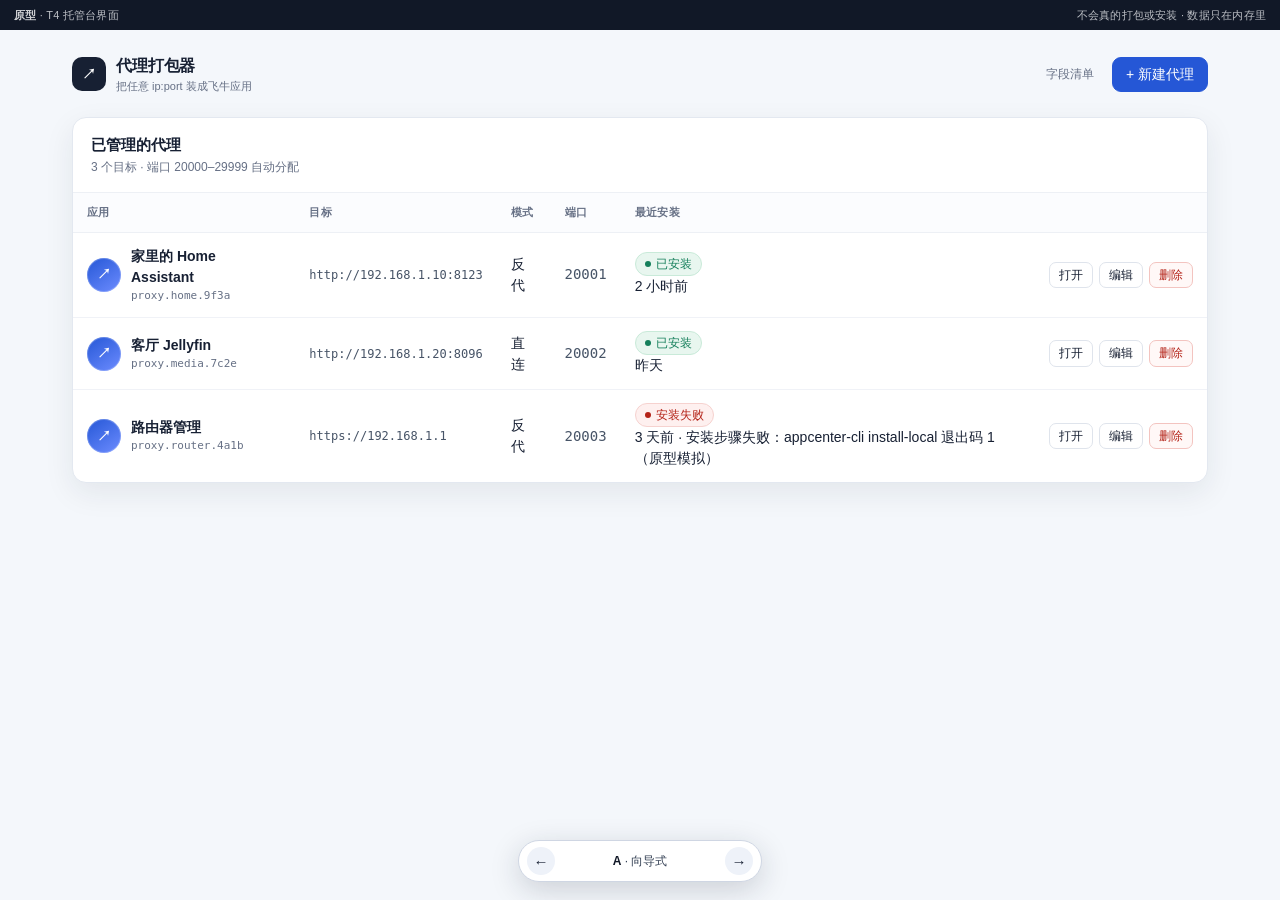
<file: prototypes/t4-admin-ui/index.html>
<!doctype html>
<html lang="zh-CN">
<head>
<meta charset="utf-8">
<meta name="viewport" content="width=device-width, initial-scale=1">
<title>T4 · 托管台界面原型</title>
<style>
  :root {
    --ink: #172033;
    --muted: #667085;
    --line: #dfe4ec;
    --blue: #2557d6;
    --blue-soft: #eaf0ff;
    --green: #157f5b;
    --green-soft: #e8f6ef;
    --red: #b42318;
    --red-soft: #fef0ef;
    --amber: #9a6700;
    --amber-soft: #fff7e0;
    --paper: #f7f4ed;
    --radius: 12px;
    --shadow: 0 10px 30px rgba(23, 32, 51, .08);
  }
  * { box-sizing: border-box; }
  html, body { margin: 0; padding: 0; }
  body {
    font-family: -apple-system, BlinkMacSystemFont, "Segoe UI", "PingFang SC", "Microsoft YaHei", sans-serif;
    color: var(--ink);
    background: #f4f7fb;
    padding-top: 30px;
    padding-bottom: 72px;
    font-size: 14px;
    line-height: 1.5;
  }
  button, input, textarea, select { font: inherit; }
  button { cursor: pointer; }
  a { color: var(--blue); }
  .proto-ribbon {
    position: fixed; top: 0; left: 0; right: 0; height: 30px; z-index: 70;
    display: flex; align-items: center; justify-content: space-between;
    padding: 0 14px; background: #111827; color: #e5e7eb;
    font-size: 11px; letter-spacing: .02em;
  }
  .proto-ribbon b { color: #fff; font-weight: 600; }
  .proto-ribbon span { opacity: .8; }
  .icon-preview {
    display: inline-flex; align-items: center; justify-content: center;
    border-radius: 18px; color: #fff; font-weight: 800; font-size: 28px;
    background: linear-gradient(145deg, #2557d6, #6d8cff);
    box-shadow: inset 0 0 0 1px rgba(255,255,255,.22);
    flex: 0 0 auto;
  }
  .status {
    display: inline-flex; align-items: center; gap: 5px;
    border-radius: 999px; padding: 2px 9px; font-size: 12px; white-space: nowrap;
    border: 1px solid transparent;
  }
  .status::before { content: ""; width: 6px; height: 6px; border-radius: 50%; background: currentColor; }
  .status.installed { color: var(--green); background: var(--green-soft); border-color: #c9ead9; }
  .status.generated { color: var(--blue); background: var(--blue-soft); border-color: #d4e0ff; }
  .status.failed { color: var(--red); background: var(--red-soft); border-color: #f6d2cf; }
  .status.running { color: var(--amber); background: var(--amber-soft); border-color: #f1dfa7; }
  .status.uninstalled { color: var(--muted); background: #f1f3f7; border-color: #e1e5ec; }
  .btn {
    display: inline-flex; align-items: center; justify-content: center; gap: 6px;
    border: 1px solid var(--line); background: #fff; color: var(--ink);
    border-radius: 9px; padding: 8px 13px; line-height: 1.2; white-space: nowrap;
  }
  .btn:hover { border-color: #b9c2d2; background: #fafbfe; }
  .btn.primary { background: var(--blue); border-color: var(--blue); color: #fff; }
  .btn.primary:hover { background: #1d47b3; }
  .btn.danger { color: var(--red); border-color: #f3c4c0; background: #fff8f7; }
  .btn.ghost { border-color: transparent; background: transparent; color: var(--muted); }
  .btn.small { padding: 5px 9px; font-size: 12px; border-radius: 7px; }
  .btn:disabled { opacity: .45; cursor: not-allowed; }
  .field { display: flex; flex-direction: column; gap: 6px; margin-bottom: 18px; }
  .field-label { font-size: 13px; font-weight: 650; color: #263248; display: flex; align-items: center; gap: 6px; }
  .field-label em { font-style: normal; font-size: 10px; color: var(--red); background: var(--red-soft); padding: 1px 5px; border-radius: 4px; font-weight: 500; }
  .field-help { font-size: 12px; color: var(--muted); line-height: 1.45; }
  .field-error { font-size: 12px; color: var(--red); line-height: 1.45; }
  .field input[type="text"], .field input[type="search"], .field textarea, .field select {
    width: 100%; border: 1px solid var(--line); border-radius: 9px;
    padding: 10px 11px; background: #fff; color: var(--ink); outline: none;
  }
  .field input:focus, .field textarea:focus, .field select:focus { border-color: #8ba7ef; box-shadow: 0 0 0 3px rgba(37,87,214,.10); }
  .field input:disabled { background: #f5f6f9; color: #687386; }
  .field textarea { min-height: 74px; resize: vertical; }
  .field .input-row { display: flex; gap: 8px; }
  .field .input-row input { flex: 1; }
  .field.invalid input, .field.invalid textarea { border-color: #e7a7a2; background: #fffafa; }
  .check { display: flex; align-items: flex-start; gap: 8px; font-size: 13px; color: #344054; }
  .check input { margin-top: 3px; }
  .mono { font-family: ui-monospace, SFMono-Regular, Menlo, Consolas, monospace; }
  .toast {
    position: fixed; left: 50%; bottom: 92px; transform: translateX(-50%); z-index: 90;
    background: #111827; color: #fff; padding: 9px 14px; border-radius: 9px;
    box-shadow: 0 8px 24px rgba(0,0,0,.22); font-size: 13px; max-width: 80vw;
  }
  .switcher {
    position: fixed; left: 50%; bottom: 18px; transform: translateX(-50%); z-index: 80;
    display: flex; align-items: center; gap: 8px; background: #fff;
    border: 1px solid #cfd6e3; border-radius: 999px; padding: 6px 8px;
    box-shadow: 0 8px 30px rgba(23,32,51,.18); font-size: 12px;
  }
  .switcher button { width: 28px; height: 28px; border-radius: 50%; border: 0; background: #eef2f9; color: #172033; font-size: 15px; line-height: 1; }
  .switcher button:hover { background: #e2e8f4; }
  .switcher .variant-label { min-width: 154px; text-align: center; color: #344054; }
  .switcher .variant-label b { color: #111827; }
  .modal-backdrop {
    position: fixed; inset: 0; z-index: 100; background: rgba(15,23,42,.42);
    display: flex; align-items: center; justify-content: center; padding: 24px;
  }
  .modal {
    width: min(800px, 100%); max-height: min(78vh, 760px); overflow: auto;
    background: #fff; border-radius: 16px; box-shadow: 0 24px 70px rgba(0,0,0,.25);
    padding: 22px 24px 24px;
  }
  .modal h3 { margin: 0 0 4px; font-size: 18px; }
  .modal .modal-sub { color: var(--muted); font-size: 12px; margin-bottom: 16px; }
  .modal table { width: 100%; border-collapse: collapse; font-size: 12.5px; }
  .modal th, .modal td { text-align: left; padding: 8px 8px; border-bottom: 1px solid #edf0f5; vertical-align: top; }
  .modal th { color: #475467; font-weight: 650; background: #fafbfc; position: sticky; top: 0; }
  .modal .close-row { display: flex; justify-content: flex-end; margin-top: 16px; }
  .empty { color: var(--muted); text-align: center; padding: 48px 20px; border: 1px dashed #d5dbe6; border-radius: 12px; background: #fff; }
  .banner {
    display: flex; align-items: flex-start; gap: 9px; padding: 11px 13px;
    background: var(--amber-soft); border: 1px solid #f1dfa7; color: #6b4d00;
    border-radius: 10px; font-size: 12.5px; line-height: 1.5; margin-bottom: 16px;
  }
  .banner.danger { background: var(--red-soft); border-color: #f6d2cf; color: #8f1d14; }
  .banner.info { background: var(--blue-soft); border-color: #d4e0ff; color: #1d3f9e; }
  .section-title { margin: 0 0 4px; font-size: 16px; }
  .section-sub { margin: 0 0 16px; color: var(--muted); font-size: 12.5px; }
  .divider { border: 0; border-top: 1px solid var(--line); margin: 18px 0; }

  /* A: wizard */
  .a-shell { max-width: 1180px; margin: 0 auto; padding: 24px 22px 40px; }
  .a-header { display: flex; align-items: center; justify-content: space-between; gap: 16px; margin-bottom: 22px; }
  .a-brand { display: flex; align-items: center; gap: 10px; }
  .a-brand-mark { width: 34px; height: 34px; border-radius: 10px; background: #172033; color: #fff; display: flex; align-items: center; justify-content: center; font-weight: 800; }
  .a-brand strong { font-size: 16px; letter-spacing: -.01em; }
  .a-brand small { display: block; color: var(--muted); font-size: 11px; }
  .a-actions { display: flex; align-items: center; gap: 8px; }
  .a-card { background: #fff; border: 1px solid #e3e8f0; border-radius: 14px; box-shadow: var(--shadow); overflow: hidden; }
  .a-list-head { display: flex; justify-content: space-between; align-items: center; padding: 16px 18px; border-bottom: 1px solid #edf0f5; }
  .a-list-head h2 { margin: 0; font-size: 15px; }
  .a-list-head p { margin: 2px 0 0; color: var(--muted); font-size: 12px; }
  .a-table { width: 100%; border-collapse: collapse; }
  .a-table th { text-align: left; color: #667085; font-size: 11px; font-weight: 600; letter-spacing: .03em; text-transform: uppercase; padding: 11px 14px; border-bottom: 1px solid #edf0f5; background: #fbfcfe; }
  .a-table td { padding: 13px 14px; border-bottom: 1px solid #f0f2f7; vertical-align: middle; }
  .a-table tr:last-child td { border-bottom: 0; }
  .a-table tr:hover td { background: #fafcff; }
  .a-app { display: flex; align-items: center; gap: 10px; min-width: 190px; }
  .a-app .t { font-weight: 650; }
  .a-app .s { color: var(--muted); font-size: 11px; }
  .a-target { color: #475467; font-size: 12px; }
  .a-port { font-family: ui-monospace, SFMono-Regular, Menlo, Consolas, monospace; color: #475467; }
  .a-row-actions { display: flex; gap: 6px; justify-content: flex-end; }
  .a-wizard { display: grid; grid-template-columns: 190px minmax(0, 1fr) 280px; gap: 18px; align-items: start; }
  .a-steps { padding: 12px 0; }
  .a-step { display: flex; gap: 10px; padding: 9px 10px; border-radius: 9px; color: #7b8496; font-size: 13px; }
  .a-step .num { width: 22px; height: 22px; border-radius: 50%; border: 1px solid #d4dae5; display: flex; align-items: center; justify-content: center; font-size: 11px; flex: 0 0 auto; }
  .a-step.active { background: var(--blue-soft); color: #173a97; font-weight: 650; }
  .a-step.active .num { background: var(--blue); border-color: var(--blue); color: #fff; }
  .a-step.done { color: var(--green); }
  .a-step.done .num { background: var(--green-soft); border-color: #b9e2cf; color: var(--green); }
  .a-step small { display: block; font-weight: 400; color: #98a2b3; font-size: 11px; margin-top: 1px; }
  .a-panel { background: #fff; border: 1px solid #e3e8f0; border-radius: 14px; box-shadow: var(--shadow); overflow: hidden; }
  .a-panel-head { padding: 18px 20px 14px; border-bottom: 1px solid #edf0f5; }
  .a-panel-head h2 { margin: 0; font-size: 18px; letter-spacing: -.015em; }
  .a-panel-head p { margin: 4px 0 0; color: var(--muted); font-size: 12.5px; }
  .a-panel-body { padding: 20px; }
  .a-panel-foot { display: flex; justify-content: space-between; align-items: center; gap: 10px; padding: 14px 20px; border-top: 1px solid #edf0f5; background: #fbfcfe; }
  .a-preview { background: #172033; color: #e5e7eb; border-radius: 14px; padding: 16px; position: sticky; top: 18px; }
  .a-preview h3 { margin: 0 0 2px; font-size: 12px; text-transform: uppercase; letter-spacing: .08em; color: #9ca3af; }
  .a-preview .pv-name { font-size: 16px; font-weight: 650; color: #fff; margin-top: 8px; }
  .a-preview .pv-target { color: #c7d2fe; font-size: 11.5px; word-break: break-all; margin-top: 3px; }
  .a-preview .pv-row { display: flex; justify-content: space-between; gap: 10px; border-top: 1px solid rgba(255,255,255,.10); padding: 9px 0; font-size: 11.5px; }
  .a-preview .pv-row span:first-child { color: #9ca3af; }
  .a-preview .pv-row span:last-child { text-align: right; word-break: break-all; }
  .mode-grid { display: grid; grid-template-columns: 1fr 1fr; gap: 10px; margin-bottom: 18px; }
  .mode-card { text-align: left; border: 1px solid var(--line); background: #fff; border-radius: 11px; padding: 12px; }
  .mode-card strong { display: block; font-size: 13px; margin-bottom: 3px; }
  .mode-card span { display: block; font-size: 11.5px; color: var(--muted); line-height: 1.45; }
  .mode-card.active { border-color: #7c9bf0; background: var(--blue-soft); box-shadow: 0 0 0 2px rgba(37,87,214,.06); }
  .mode-card.active strong { color: #173a97; }
  .test-result { font-size: 12px; margin-top: 7px; }
  .test-result.ok { color: var(--green); }
  .test-result.bad { color: var(--red); }
  .test-result.testing { color: var(--amber); }
  .summary-box { border: 1px solid #e3e8f0; border-radius: 12px; padding: 14px; background: #fbfcfe; }
  .summary-box .sum-row { display: flex; justify-content: space-between; gap: 12px; padding: 6px 0; border-bottom: 1px dashed #e7ebf2; font-size: 12.5px; }
  .summary-box .sum-row:last-child { border-bottom: 0; }
  .summary-box .sum-row span:first-child { color: var(--muted); }
  .summary-box .sum-row span:last-child { text-align: right; word-break: break-all; }
  .job { border: 1px solid #e3e8f0; border-radius: 12px; overflow: hidden; }
  .job-head { padding: 12px 14px; background: #fbfcfe; border-bottom: 1px solid #edf0f5; display: flex; justify-content: space-between; align-items: center; gap: 10px; }
  .job-head strong { font-size: 13px; }
  .job-steps { list-style: none; margin: 0; padding: 10px 14px; }
  .job-steps li { display: flex; gap: 9px; align-items: flex-start; padding: 7px 0; font-size: 12.5px; color: #98a2b3; }
  .job-steps li .dot { width: 18px; height: 18px; border-radius: 50%; border: 1px solid #d4dae5; display: flex; align-items: center; justify-content: center; font-size: 10px; flex: 0 0 auto; margin-top: 1px; }
  .job-steps li.done { color: #344054; }
  .job-steps li.done .dot { background: var(--green-soft); border-color: #b9e2cf; color: var(--green); }
  .job-steps li.active { color: #173a97; font-weight: 600; }
  .job-steps li.active .dot { background: var(--blue); border-color: var(--blue); color: #fff; }
  .job-steps li.failed { color: var(--red); font-weight: 600; }
  .job-steps li.failed .dot { background: var(--red); border-color: var(--red); color: #fff; }
  .job-body { padding: 0 14px 14px; }
  .job-error { background: var(--red-soft); border: 1px solid #f6d2cf; color: #8f1d14; border-radius: 9px; padding: 10px 11px; font-size: 12px; line-height: 1.5; white-space: pre-wrap; }
  .job-success { background: var(--green-soft); border: 1px solid #c9ead9; color: #116149; border-radius: 9px; padding: 10px 11px; font-size: 12px; line-height: 1.5; }
  .job-actions { display: flex; flex-wrap: wrap; gap: 7px; margin-top: 10px; }
  .job-log { margin-top: 10px; font-size: 11.5px; color: var(--muted); }
  .job-log summary { cursor: pointer; }
  .job-log pre { white-space: pre-wrap; background: #f8fafc; border: 1px solid #e8edf4; border-radius: 8px; padding: 8px; max-height: 150px; overflow: auto; }

  /* B: workbench */
  body[data-variant="B"] { background: #f8fafc; }
  .b-shell { min-height: calc(100vh - 102px); display: grid; grid-template-columns: 292px minmax(0, 1fr); }
  .b-side { background: #101827; color: #d1d5db; padding: 18px 14px; display: flex; flex-direction: column; gap: 12px; }
  .b-brand { display: flex; align-items: center; gap: 9px; padding: 0 4px 6px; }
  .b-brand-mark { width: 30px; height: 30px; border-radius: 8px; background: #2557d6; color: #fff; display: flex; align-items: center; justify-content: center; font-weight: 800; font-size: 13px; }
  .b-brand strong { color: #fff; font-size: 14px; }
  .b-brand small { display: block; color: #9ca3af; font-size: 10px; }
  .b-new { width: 100%; border: 1px solid #3b4a63; background: #1f2a3d; color: #fff; border-radius: 8px; padding: 8px 10px; text-align: left; font-size: 13px; }
  .b-new:hover { background: #26344b; }
  .b-search { width: 100%; border: 1px solid #2f3b50; background: #0b1220; color: #e5e7eb; border-radius: 8px; padding: 7px 9px; font-size: 12px; outline: none; }
  .b-search::placeholder { color: #6b7280; }
  .b-list { display: flex; flex-direction: column; gap: 3px; overflow: auto; }
  .b-item { border: 1px solid transparent; background: transparent; color: #d1d5db; text-align: left; border-radius: 8px; padding: 9px; display: flex; gap: 9px; align-items: flex-start; }
  .b-item:hover { background: #172235; }
  .b-item.active { background: #1c2b44; border-color: #36507a; }
  .b-item .t { font-size: 12.5px; color: #f3f4f6; font-weight: 600; line-height: 1.35; }
  .b-item .s { font-size: 10.5px; color: #9ca3af; margin-top: 2px; word-break: break-all; }
  .b-item .status { font-size: 10px; padding: 1px 7px; margin-top: 4px; }
  .b-side-foot { margin-top: auto; color: #6b7280; font-size: 10.5px; padding: 8px 4px 0; border-top: 1px solid #243044; }
  .b-main { min-width: 0; }
  .b-top { height: 58px; border-bottom: 1px solid #e5e9f0; background: #fff; display: flex; align-items: center; justify-content: space-between; gap: 14px; padding: 0 20px; }
  .b-crumb { color: #667085; font-size: 12px; }
  .b-crumb b { color: #172033; }
  .b-top-actions { display: flex; gap: 7px; }
  .b-content { display: grid; grid-template-columns: minmax(0, 1fr) 310px; gap: 22px; padding: 22px; align-items: start; }
  .b-form { background: #fff; border: 1px solid #e5e9f0; border-radius: 12px; padding: 18px 20px 20px; }
  .b-form h2 { margin: 0 0 2px; font-size: 18px; }
  .b-form .sub { margin: 0 0 18px; color: var(--muted); font-size: 12.5px; }
  .b-section { border-top: 1px solid #edf0f5; padding-top: 16px; margin-top: 16px; }
  .b-section:first-of-type { border-top: 0; padding-top: 0; margin-top: 0; }
  .b-section h3 { margin: 0 0 2px; font-size: 13px; letter-spacing: .01em; }
  .b-section p.hint { margin: 0 0 14px; color: var(--muted); font-size: 11.5px; }
  .b-preview { background: #fff; border: 1px solid #e5e9f0; border-radius: 12px; padding: 16px; position: sticky; top: 14px; }
  .b-preview .entry-card { border: 1px solid #e1e6ef; border-radius: 10px; padding: 12px; background: #fbfcfe; }
  .b-preview .entry-card .top { display: flex; gap: 9px; align-items: center; }
  .b-preview .entry-card .name { font-weight: 650; font-size: 13px; }
  .b-preview .entry-card .url { color: var(--muted); font-size: 10.5px; word-break: break-all; margin-top: 6px; }
  .b-preview .meta { margin-top: 12px; font-size: 11.5px; color: #475467; }
  .b-preview .meta div { display: flex; justify-content: space-between; gap: 10px; padding: 5px 0; border-bottom: 1px dashed #e7ebf2; }
  .b-preview .meta div:last-child { border-bottom: 0; }
  .b-preview .meta span:first-child { color: var(--muted); }
  .b-preview .meta span:last-child { text-align: right; word-break: break-all; }
  .b-preview .actions { display: flex; flex-direction: column; gap: 7px; margin-top: 14px; }
  .b-preview .actions .btn { width: 100%; }
  .b-detail { background: #fff; border: 1px solid #e5e9f0; border-radius: 12px; padding: 22px; }
  .b-detail .hero { display: flex; gap: 13px; align-items: flex-start; }
  .b-detail h2 { margin: 0; font-size: 20px; letter-spacing: -.02em; }
  .b-detail .appname { color: var(--muted); font-size: 11.5px; margin-top: 2px; }
  .b-detail .grid { display: grid; grid-template-columns: 1fr 1fr; gap: 12px; margin-top: 20px; }
  .b-detail .kv { border-top: 1px solid #edf0f5; padding-top: 8px; }
  .b-detail .kv .k { color: var(--muted); font-size: 11px; }
  .b-detail .kv .v { font-size: 12.5px; word-break: break-all; margin-top: 2px; }
  .b-detail .detail-actions { display: flex; gap: 7px; margin-top: 20px; flex-wrap: wrap; }

  /* C: document / manifest */
  body[data-variant="C"] { background: var(--paper); }
  .c-shell { max-width: 1240px; margin: 0 auto; padding: 24px 22px 40px; }
  .c-top { display: flex; align-items: flex-end; justify-content: space-between; gap: 16px; border-bottom: 2px solid #1f2937; padding-bottom: 10px; margin-bottom: 18px; }
  .c-top h1 { font-family: Georgia, "Songti SC", "SimSun", serif; font-size: 26px; letter-spacing: -.03em; margin: 0; font-weight: 650; }
  .c-top .kicker { color: #6b7280; font-size: 11px; letter-spacing: .12em; text-transform: uppercase; margin-bottom: 3px; }
  .c-top .meta { color: #6b7280; font-size: 12px; text-align: right; }
  .c-ledger { background: #fffdf8; border: 1px solid #ded7c9; box-shadow: 3px 3px 0 #e7dfd0; margin-bottom: 20px; }
  .c-ledger-head { display: flex; justify-content: space-between; align-items: center; padding: 10px 14px; border-bottom: 1px solid #ded7c9; background: #f3eee3; }
  .c-ledger-head strong { font-family: Georgia, "Songti SC", serif; font-size: 14px; }
  .c-table { width: 100%; border-collapse: collapse; }
  .c-table th { text-align: left; font-size: 10.5px; text-transform: uppercase; letter-spacing: .06em; color: #857b6c; padding: 8px 12px; border-bottom: 1px solid #e7dfd0; }
  .c-table td { padding: 9px 12px; border-bottom: 1px solid #efe9de; font-size: 12px; vertical-align: middle; }
  .c-table tr:last-child td { border-bottom: 0; }
  .c-table tr:hover td { background: #fbf7ee; }
  .c-app { display: flex; align-items: center; gap: 8px; }
  .c-app .t { font-weight: 650; }
  .c-app .s { color: #8a8173; font-size: 10.5px; }
  .c-editor { display: grid; grid-template-columns: minmax(0, 1fr) 390px; gap: 24px; align-items: start; }
  .c-form { background: #fffdf8; border: 1px solid #ded7c9; box-shadow: 3px 3px 0 #e7dfd0; padding: 20px 22px 22px; }
  .c-form h2 { font-family: Georgia, "Songti SC", serif; margin: 0 0 2px; font-size: 22px; letter-spacing: -.02em; }
  .c-form .sub { margin: 0 0 18px; color: #7a7061; font-size: 12.5px; }
  .c-section { border-top: 1px solid #e7dfd0; padding-top: 16px; margin-top: 16px; }
  .c-section:first-of-type { border-top: 0; padding-top: 0; margin-top: 0; }
  .c-section h3 { font-family: Georgia, "Songti SC", serif; margin: 0 0 2px; font-size: 14px; }
  .c-section .hint { margin: 0 0 14px; color: #8a8173; font-size: 11.5px; }
  .c-manifest { position: sticky; top: 14px; }
  .c-tree { background: #172033; color: #d1d5db; border-radius: 10px; padding: 14px; box-shadow: 6px 6px 0 #d8d0c1; }
  .c-tree h3 { margin: 0 0 2px; color: #f9fafb; font-size: 13px; }
  .c-tree .sub { color: #9ca3af; font-size: 10.5px; margin-bottom: 10px; }
  .c-tree pre { margin: 0; white-space: pre-wrap; font-family: ui-monospace, SFMono-Regular, Menlo, Consolas, monospace; font-size: 11px; line-height: 1.6; color: #d1d5db; }
  .c-tree pre .k { color: #93c5fd; }
  .c-tree pre .v { color: #fde68a; }
  .c-tree pre .c { color: #6b7280; }
  .c-tree .actions { display: flex; flex-direction: column; gap: 7px; margin-top: 12px; }
  .c-tree .actions .btn { width: 100%; }
  .c-note { background: #f3eee3; border: 1px solid #ded7c9; padding: 10px 12px; font-size: 11.5px; color: #6b6255; margin-top: 12px; line-height: 1.5; }
  .c-job { margin-top: 14px; }

  @media (max-width: 1060px) {
    .a-wizard { grid-template-columns: 170px minmax(0, 1fr); }
    .a-preview { display: none; }
    .b-content { grid-template-columns: minmax(0, 1fr) 280px; }
    .c-editor { grid-template-columns: minmax(0, 1fr) 340px; }
  }
  @media (max-width: 820px) {
    .a-wizard { grid-template-columns: 1fr; }
    .a-steps { display: flex; overflow: auto; gap: 4px; padding: 0 0 8px; }
    .a-step { white-space: nowrap; }
    .a-step small { display: none; }
    .a-table { display: block; overflow-x: auto; }
    .b-shell { grid-template-columns: 1fr; }
    .b-side { max-height: 264px; }
    .b-content { grid-template-columns: 1fr; }
    .b-preview { position: static; }
    .c-editor { grid-template-columns: 1fr; }
    .c-manifest { position: static; }
    .mode-grid { grid-template-columns: 1fr; }
  }
</style>
</head>
<body>
<div class="proto-ribbon"><span><b>原型</b> · T4 托管台界面</span><span>不会真的打包或安装 · 数据只在内存里</span></div>
<div id="app"></div>
<script>
(function () {
  'use strict';

  var app = document.getElementById('app');
  var VARIANT_LABELS = { A: '向导式', B: '工作台式', C: '清单 / manifest 式' };
  var VARIANT_KEYS = ['A', 'B', 'C'];

  var state = {
    variant: 'A',
    screen: 'list',
    mode: 'create',
    editingId: null,
    selected: null,
    step: 1,
    draft: null,
    job: null,
    test: null,
    showErrors: false,
    advanced: false,
    simulateFail: false,
    search: '',
    showFields: false,
    toast: null,
    nameTouched: false,
    titleTouched: false,
    descTouched: false,
    appnameTouched: false,
    list: [
      {
        appname: 'proxy.home.9f3a',
        display_name: '家里的 Home Assistant',
        desc: '通过代理访问 http://192.168.1.10:8123',
        target: 'http://192.168.1.10:8123',
        mode: 'reverse',
        port: 20001,
        status: 'installed',
        version: '1.0.0',
        title: '家里的 Home Assistant',
        ui_type: 'url',
        all_users: true,
        skip_tls: false,
        updated: '2 小时前'
      },
      {
        appname: 'proxy.media.7c2e',
        display_name: '客厅 Jellyfin',
        desc: '通过代理访问 http://192.168.1.20:8096',
        target: 'http://192.168.1.20:8096',
        mode: 'direct',
        port: 20002,
        status: 'installed',
        version: '1.0.0',
        title: '客厅 Jellyfin',
        ui_type: 'url',
        all_users: true,
        skip_tls: false,
        updated: '昨天'
      },
      {
        appname: 'proxy.router.4a1b',
        display_name: '路由器管理',
        desc: '通过代理访问 https://192.168.1.1',
        target: 'https://192.168.1.1',
        mode: 'reverse',
        port: 20003,
        status: 'failed',
        version: '1.0.0',
        title: '路由器管理',
        ui_type: 'url',
        all_users: true,
        skip_tls: false,
        updated: '3 天前',
        error: '安装步骤失败：appcenter-cli install-local 退出码 1（原型模拟）',
        failedStep: '安装'
      }
    ]
  };

  function esc(value) {
    return String(value == null ? '' : value).replace(/[&<>"']/g, function (c) {
      return { '&': '&amp;', '<': '&lt;', '>': '&gt;', '"': '&quot;', "'": '&#39;' }[c];
    });
  }

  function truncate(value, n) {
    var s = String(value == null ? '' : value);
    return s.length > n ? s.slice(0, n) : s;
  }

  function hex4() {
    return Math.floor(Math.random() * 65536).toString(16).padStart(4, '0');
  }

  function normalizeTarget(raw) {
    var s = String(raw == null ? '' : raw).trim();
    if (!s) return { ok: false, error: '请填写目标地址' };
    if (!/^[a-zA-Z][a-zA-Z0-9+.-]*:\/\//.test(s)) s = 'http://' + s;
    var u;
    try { u = new URL(s); } catch (e) {
      return { ok: false, error: '地址格式不对，示例：http://192.168.1.10:8123' };
    }
    if (u.protocol !== 'http:' && u.protocol !== 'https:') {
      return { ok: false, error: '只支持 http 或 https' };
    }
    if (u.username || u.password) {
      return { ok: false, error: '不要带用户名或密码' };
    }
    if (u.search || u.hash) {
      return { ok: false, error: '只填 origin，不要带 ? 或 #' };
    }
    if (u.pathname !== '/' && u.pathname !== '') {
      return { ok: false, error: '只填 origin，不要带路径' };
    }
    if (!u.hostname) {
      return { ok: false, error: '缺少主机名或 IP' };
    }
    var port = u.port ? Number(u.port) : (u.protocol === 'https:' ? 443 : 80);
    if (!port || port < 1 || port > 65535) {
      return { ok: false, error: '端口需在 1–65535' };
    }
    var hostname = u.hostname;
    var displayHost = hostname;
    if (hostname.indexOf(':') >= 0 && hostname.charAt(0) !== '[') displayHost = '[' + hostname + ']';
    return {
      ok: true,
      value: u.protocol + '//' + u.host,
      protocol: u.protocol,
      hostname: hostname,
      host: u.host,
      port: port,
      portText: String(port),
      displayHost: displayHost
    };
  }

  function slugHost(hostname) {
    var h = String(hostname || '').replace(/^\[|\]$/g, '');
    var s = h.toLowerCase().replace(/[^a-z0-9]+/g, '-').replace(/^-+|-+$/g, '');
    return s.slice(0, 18) || 'target';
  }

  function suggestAppname(target) {
    var p = normalizeTarget(target);
    if (!p.ok) return '';
    var base = 'proxy.' + slugHost(p.hostname) + '.' + p.portText;
    if (base.length > 27) base = base.slice(0, 27).replace(/[._-]+$/g, '');
    return (base + '.' + hex4()).slice(0, 32);
  }

  function defaultName(p) {
    return truncate('代理 · ' + p.host, 32);
  }

  function baseDraft() {
    return {
      appname: '',
      display_name: '',
      desc: '',
      target: '',
      mode: 'reverse',
      port: allocatePort(),
      version: '1.0.0',
      title: '',
      ui_type: 'url',
      all_users: true,
      skip_tls: false
    };
  }

  function allocatePort() {
    var used = {};
    state.list.forEach(function (x) { used[x.port] = true; });
    if (state.draft && state.draft.port) used[state.draft.port] = true;
    var p = 20000;
    while (used[p] && p < 30000) p++;
    return p < 30000 ? p : 20000;
  }

  function appnameError(v) {
    var s = String(v || '').trim();
    if (!s) return '请填写应用标识';
    if (!/^[A-Za-z0-9][A-Za-z0-9._-]{2,31}$/.test(s)) {
      return '3–32 位，字母或数字开头，仅字母数字 . _ -';
    }
    for (var i = 0; i < state.list.length; i++) {
      if (state.list[i].appname === s && state.list[i].appname !== state.editingId) {
        return '已被「' + state.list[i].display_name + '」占用';
      }
    }
    return '';
  }

  function validateDraft(d) {
    var errors = [];
    var p = normalizeTarget(d.target);
    if (!p.ok) errors.push({ field: 'target', msg: p.error });
    if (d.mode !== 'reverse' && d.mode !== 'direct') errors.push({ field: 'mode', msg: '请选择模式' });
    var name = String(d.display_name || '').trim();
    if (!name) errors.push({ field: 'display_name', msg: '请填写应用名称' });
    if (name.length > 32) errors.push({ field: 'display_name', msg: '最多 32 个字符' });
    var ae = appnameError(d.appname);
    if (ae) errors.push({ field: 'appname', msg: ae });
    if (String(d.desc || '').length > 120) errors.push({ field: 'desc', msg: '最多 120 个字符' });
    var title = String(d.title || '').trim();
    if (!title) errors.push({ field: 'title', msg: '请填写入口标题' });
    if (title.length > 32) errors.push({ field: 'title', msg: '最多 32 个字符' });
    if (!/^\d+\.\d+\.\d+$/.test(String(d.version || ''))) errors.push({ field: 'version', msg: '版本形如 1.0.0' });
    if (d.skip_tls && p.ok && p.protocol !== 'https:') errors.push({ field: 'skip_tls', msg: '只有 https 目标需要这个开关' });
    return errors;
  }

  function errorsForStep(step) {
    var all = validateDraft(state.draft);
    if (step === 1) return all.filter(function (e) { return e.field === 'target' || e.field === 'mode'; });
    if (step === 2) return all.filter(function (e) { return e.field === 'display_name' || e.field === 'appname' || e.field === 'desc' || e.field === 'version'; });
    if (step === 3) return all.filter(function (e) { return e.field === 'title' || e.field === 'skip_tls'; });
    return all;
  }

  function errorFor(field) {
    if (!state.showErrors) return '';
    var all = validateDraft(state.draft);
    for (var i = 0; i < all.length; i++) if (all[i].field === field) return all[i].msg;
    return '';
  }

  function fieldClass(field) {
    return errorFor(field) ? 'field invalid' : 'field';
  }

  function statusLabel(status) {
    return {
      installed: '已安装',
      generated: '已生成',
      failed: '安装失败',
      running: '生成中',
      uninstalled: '未安装'
    }[status] || status;
  }

  function modeLabel(mode) {
    return mode === 'direct' ? '直连' : '反代';
  }

  function entryUrl(item) {
    return 'http://nas.local:' + item.port + '/';
  }

  function findItem(id) {
    for (var i = 0; i < state.list.length; i++) if (state.list[i].appname === id) return state.list[i];
    return null;
  }

  function icon(size) {
    return '<span class="icon-preview" style="width:' + size + 'px;height:' + size + 'px;font-size:' + Math.round(size * 0.42) + 'px">↗</span>';
  }

  function textField(label, name, value, help, opts) {
    opts = opts || {};
    var err = errorFor(name);
    return '<label class="' + fieldClass(name) + '">' +
      '<span class="field-label">' + label + (opts.required ? ' <em>必填</em>' : '') + '</span>' +
      '<input type="' + (opts.type || 'text') + '" data-field="' + name + '" value="' + esc(value) + '" placeholder="' + esc(opts.placeholder || '') + '" ' + (opts.disabled ? 'disabled' : '') + ' autocomplete="off">' +
      (help ? '<span class="field-help">' + help + '</span>' : '') +
      (err ? '<span class="field-error">' + esc(err) + '</span>' : '') +
      '</label>';
  }

  function textAreaField(label, name, value, help, opts) {
    opts = opts || {};
    var err = errorFor(name);
    return '<label class="' + fieldClass(name) + '">' +
      '<span class="field-label">' + label + (opts.required ? ' <em>必填</em>' : '') + '</span>' +
      '<textarea data-field="' + name + '" placeholder="' + esc(opts.placeholder || '') + '">' + esc(value) + '</textarea>' +
      (help ? '<span class="field-help">' + help + '</span>' : '') +
      (err ? '<span class="field-error">' + esc(err) + '</span>' : '') +
      '</label>';
  }

  function checkField(label, name, checked, help) {
    return '<label class="check"><input type="checkbox" data-field="' + name + '" ' + (checked ? 'checked' : '') + '><span>' + label + (help ? '<span class="field-help" style="display:block">' + help + '</span>' : '') + '</span></label>';
  }

  function modeCards(d) {
    return '<div class="mode-grid">' +
      '<button type="button" class="mode-card ' + (d.mode === 'reverse' ? 'active' : '') + '" data-action="mode" data-value="reverse">' +
      '<strong>反代模式 · 推荐</strong><span>浏览器只访问飞牛端口，代理转发整站；目标不用暴露到桌面。</span></button>' +
      '<button type="button" class="mode-card ' + (d.mode === 'direct' ? 'active' : '') + '" data-action="mode" data-value="direct">' +
      '<strong>直连模式</strong><span>入口只返回 302，浏览器随后直连目标；目标必须从桌面可达。</span></button>' +
      '</div>';
  }

  function targetBlock(d) {
    var test = state.test;
    var testHtml = '';
    if (test) {
      if (test.status === 'testing') testHtml = '<div class="test-result testing">正在测试目标…（原型模拟）</div>';
      if (test.status === 'ok') testHtml = '<div class="test-result ok">✓ ' + esc(test.msg || '可达') + '（原型模拟；不阻止生成）</div>';
      if (test.status === 'bad') testHtml = '<div class="test-result bad">✕ ' + esc(test.msg || '不可达') + '（不阻止生成）</div>';
    }
    return '<div class="' + fieldClass('target') + '">' +
      '<span class="field-label">目标地址 <em>必填</em></span>' +
      '<div class="input-row"><input type="text" data-field="target" value="' + esc(d.target) + '" placeholder="192.168.1.10:8123 或 http://192.168.1.10:8123" autocomplete="off"><button type="button" class="btn" data-action="test-target">测试目标</button></div>' +
      '<span class="field-help">只填 origin（协议 + 主机 + 端口）；省略协议按 http，省略端口按 80/443。不要带路径、? 或 #。</span>' +
      (errorFor('target') ? '<span class="field-error">' + esc(errorFor('target')) + '</span>' : '') +
      testHtml +
      '</div>';
  }

  function appFields(d, opts) {
    opts = opts || {};
    var locked = opts.locked;
    return textField('应用名称', 'display_name', d.display_name, '显示在飞牛应用中心。默认由目标生成，可改。', { required: true, placeholder: '例如：家里的 Home Assistant' }) +
      textField('应用标识 (appname)', 'appname', d.appname,
        locked ? '已安装应用锁定标识；要换名请用「另存为新应用」。' : '3–32 位，字母或数字开头，仅字母数字 . _ -；建议保留自动生成的 proxy.&lt;host&gt;.&lt;4hex&gt;。',
        { required: true, disabled: locked, placeholder: 'proxy.home.9f3a' }) +
      textAreaField('描述', 'desc', d.desc, '可选，最多 120 字；默认“通过代理访问 &lt;target&gt;”。', { placeholder: '通过代理访问 http://192.168.1.10:8123' }) +
      advancedToggle() +
      (state.advanced ? '<div class="summary-box" style="margin-bottom:16px">' +
        textField('版本', 'version', d.version, 'manifest.version；默认 1.0.0。', { placeholder: '1.0.0' }) +
        '<div class="field"><span class="field-label">图标</span><div style="display:flex;align-items:center;gap:10px">' + icon(44) + '<span class="field-help">v1 使用内置默认图标；自定义上传 / 抓 favicon 不在本轮。</span></div></div>' +
        '</div>' : '');
  }

  function entryFields(d) {
    var p = normalizeTarget(d.target);
    var skipHelp = p.ok && p.protocol === 'https:' ? '自签证书可开；默认关闭。' : '仅 https 目标可用。';
    return textField('入口标题', 'title', d.title, '显示在飞牛入口卡片上；默认跟随应用名称。', { required: true, placeholder: '家里的 Home Assistant' }) +
      '<div class="summary-box" style="margin-bottom:16px">' +
      '<div class="sum-row"><span>入口路径</span><span class="mono">/</span></div>' +
      '<div class="sum-row"><span>入口类型</span><span>新标签页（url）· v1 固定</span></div>' +
      '<div class="sum-row"><span>访问地址</span><span class="mono">' + esc('http://nas.local:' + d.port + '/') + '</span></div>' +
      '</div>' +
      checkField('所有用户可见（allUsers）', 'all_users', d.all_users, '只控制应用中心可见性，不是鉴权；代理默认开。') +
      '<div style="height:14px"></div>' +
      (state.advanced ? '<div class="summary-box">' +
        checkField('跳过目标证书校验', 'skip_tls', d.skip_tls, skipHelp) +
        '<div class="field-help" style="margin-top:8px">超时、Host、Cookie、WebSocket 等按 T5 默认值，不在界面逐项暴露。</div>' +
        '</div>' : '');
  }

  function advancedToggle() {
    return '<button type="button" class="btn ghost small" data-action="toggle-advanced">' + (state.advanced ? '收起高级字段 ▴' : '高级字段 ▾') + '</button>';
  }

  function summaryBox(d) {
    var p = normalizeTarget(d.target);
    return '<div class="summary-box">' +
      '<div class="sum-row"><span>应用标识</span><span class="mono">' + esc(d.appname || '—') + '</span></div>' +
      '<div class="sum-row"><span>目标</span><span class="mono">' + esc(p.ok ? p.value : (d.target || '—')) + '</span></div>' +
      '<div class="sum-row"><span>模式</span><span>' + esc(modeLabel(d.mode)) + '</span></div>' +
      '<div class="sum-row"><span>端口</span><span class="mono">' + esc(d.port) + '</span></div>' +
      '<div class="sum-row"><span>入口</span><span class="mono">' + esc('http://nas.local:' + d.port + '/') + '</span></div>' +
      '<div class="sum-row"><span>预计包体</span><span>约 12.4 MB</span></div>' +
      '</div>';
  }

  function startPanel(d) {
    var edit = state.mode === 'edit';
    return '<div class="summary-box" style="margin-bottom:14px">' + summaryBox(d) + '</div>' +
      '<label class="check" style="margin-bottom:12px"><input type="checkbox" data-field="simulate_fail" ' + (state.simulateFail ? 'checked' : '') + '><span>演示安装失败 <span class="field-help" style="display:block">原型专用：勾选后停在“安装”步骤，展示失败反馈。</span></span></label>' +
      '<div style="display:flex;gap:8px;flex-wrap:wrap">' +
      '<button type="button" class="btn primary" data-action="generate">' + (edit ? '保存并重装' : '生成并安装') + '</button>' +
      '<button type="button" class="btn" data-action="generate-only">仅生成 fpk</button>' +
      '</div>' +
      '<div class="field-help" style="margin-top:9px">生成会写 appname / manifest / config.json；安装走 appcenter-cli。具体参数由 T2 / V1 定。</div>';
  }

  function jobSteps(j) {
    return '<ol class="job-steps">' + j.steps.map(function (s, i) {
      var cls = '';
      var mark = String(i + 1);
      if (j.status === 'failed' && i === j.current) { cls = 'failed'; mark = '×'; }
      else if (i < j.current || (j.status === 'done' && i <= j.current)) { cls = 'done'; mark = '✓'; }
      else if (i === j.current && j.status === 'running') { cls = 'active'; mark = '…'; }
      return '<li class="' + cls + '"><span class="dot">' + mark + '</span><span>' + esc(s) + '</span></li>';
    }).join('') + '</ol>';
  }

  function jobHTML(j, d) {
    var body = '';
    if (j.status === 'running') {
      body += '<div class="field-help">正在执行第 ' + (j.current + 1) + ' / ' + j.steps.length + ' 步…</div>';
    } else if (j.status === 'done') {
      var installed = j.install;
      body += '<div class="job-success"><strong>' + (installed ? '已安装到飞牛' : 'fpk 已生成') + '</strong><br>' +
        (installed ? '入口：<span class="mono">' + esc(entryUrl({ port: d.port })) + '</span>' : '安装包已生成，尚未安装。') +
        '</div>' +
        '<div class="job-actions">' +
        (installed ? '<button type="button" class="btn primary small" data-action="open-entry">打开入口</button>' : '') +
        '<button type="button" class="btn small" data-action="download">下载 fpk</button>' +
        '<button type="button" class="btn small" data-action="back">返回列表</button>' +
        '</div>';
    } else if (j.status === 'failed') {
      body += '<div class="job-error"><strong>停在：' + esc(j.steps[j.current]) + '</strong><br>' + esc(j.error || '未知错误') + '</div>' +
        '<div class="job-actions">' +
        '<button type="button" class="btn primary small" data-action="retry">重试安装</button>' +
        '<button type="button" class="btn small" data-action="download">下载 fpk</button>' +
        '<button type="button" class="btn small" data-action="copy-log">复制日志</button>' +
        '<button type="button" class="btn ghost small" data-action="back">返回列表</button>' +
        '</div>';
    }
    var log = j.log && j.log.length ? '<details class="job-log"><summary>执行日志（' + j.log.length + ' 行）</summary><pre>' + esc(j.log.join('\n')) + '</pre></details>' : '';
    return '<div class="job"><div class="job-head"><strong>' + (j.install ? '生成并安装' : '仅生成 fpk') + '</strong><span class="status ' + (j.status === 'done' ? 'installed' : j.status === 'failed' ? 'failed' : 'running') + '">' + (j.status === 'done' ? (j.install ? '已安装' : '已生成') : j.status === 'failed' ? '失败' : '执行中') + '</span></div>' +
      jobSteps(j) + '<div class="job-body">' + body + log + '</div></div>';
  }

  function fieldsModalHTML() {
    if (!state.showFields) return '';
    return '<div class="modal-backdrop" data-action="close-fields"><div class="modal">' +
      '<h3>字段清单与默认值</h3><div class="modal-sub">T4 原型用来讨论；不是最终实现。</div>' +
      '<table><thead><tr><th>字段</th><th>必填</th><th>默认 / 说明</th></tr></thead><tbody>' +
      '<tr><td>目标地址</td><td>是</td><td>origin（协议 + 主机 + 端口）；省略协议按 http；拒绝 path/query/#。目标测试只提示，不阻止生成。</td></tr>' +
      '<tr><td>模式</td><td>是</td><td>反代（默认）/ 直连。直连入口 302，后续由浏览器直连目标。</td></tr>' +
      '<tr><td>应用名称 display_name</td><td>是</td><td>默认「代理 · host:port」，最多 32 字。</td></tr>' +
      '<tr><td>应用标识 appname</td><td>是</td><td>建议 proxy.&lt;host&gt;.&lt;4hex&gt;；3–32 位，^[A-Za-z0-9][A-Za-z0-9._-]*$；首次安装后锁定。</td></tr>' +
      '<tr><td>描述 desc</td><td>否</td><td>默认「通过代理访问 &lt;target&gt;」；最多 120 字。</td></tr>' +
      '<tr><td>版本 version</td><td>高级</td><td>默认 1.0.0；manifest.version。</td></tr>' +
      '<tr><td>入口标题 title</td><td>是</td><td>默认跟随 display_name；最多 32 字。</td></tr>' +
      '<tr><td>入口路径 path</td><td>固定</td><td>/，只读；v1 不做子路径。</td></tr>' +
      '<tr><td>入口类型 ui_type</td><td>固定</td><td>url（新标签页）；v1 不做桌面 iframe。</td></tr>' +
      '<tr><td>allUsers</td><td>否</td><td>默认开；只控制应用中心可见性，不是鉴权。</td></tr>' +
      '<tr><td>跳过目标证书校验</td><td>高级</td><td>默认关；仅 https 目标可用。</td></tr>' +
      '<tr><td>端口</td><td>自动</td><td>20000–29999 自动分配，只读展示；不写 config.json。</td></tr>' +
      '<tr><td>图标</td><td>否</td><td>v1 内置默认；不支持上传。</td></tr>' +
      '<tr><td>隐藏字段</td><td>—</td><td>file_types、no_display、control.*、install_volume、逐应用超时 / 认证：v1 不暴露。</td></tr>' +
      '<tr><td>列表</td><td>—</td><td>名称、appname、目标、模式、端口、最近安装（时间 + 成功/失败/原因）、操作；v1 不做实时健康检查。</td></tr>' +
      '<tr><td>编辑</td><td>—</td><td>appname 锁定；保存 = 重新生成并重装；可另存为新应用。</td></tr>' +
      '</tbody></table>' +
      '<div class="close-row"><button type="button" class="btn" data-action="close-fields">关闭</button></div>' +
      '</div></div>';
  }

  function switcherHTML() {
    return '<div class="switcher" role="navigation" aria-label="原型变体切换">' +
      '<button type="button" data-action="prev-variant" title="上一个变体（←）">←</button>' +
      '<span class="variant-label"><b>' + state.variant + '</b> · ' + VARIANT_LABELS[state.variant] + '</span>' +
      '<button type="button" data-action="next-variant" title="下一个变体（→）">→</button>' +
      '</div>';
  }

  function toastHTML() {
    return state.toast ? '<div class="toast">' + esc(state.toast) + '</div>' : '';
  }

  function listActions(item) {
    return '<div class="a-row-actions">' +
      '<button type="button" class="btn small" data-action="open-entry" data-id="' + esc(item.appname) + '">打开</button>' +
      '<button type="button" class="btn small" data-action="edit" data-id="' + esc(item.appname) + '">编辑</button>' +
      '<button type="button" class="btn small danger" data-action="delete" data-id="' + esc(item.appname) + '">删除</button>' +
      '</div>';
  }

  function fieldsButton() {
    return '<button type="button" class="btn ghost small" data-action="fields">字段清单</button>';
  }

  function renderA() {
    var d = state.draft;
    if (state.screen === 'list') {
      return '<div class="a-shell">' +
        '<header class="a-header"><div class="a-brand"><span class="a-brand-mark">↗</span><div><strong>代理打包器</strong><small>把任意 ip:port 装成飞牛应用</small></div></div>' +
        '<div class="a-actions">' + fieldsButton() + '<button type="button" class="btn primary" data-action="new">+ 新建代理</button></div></header>' +
        '<section class="a-card"><div class="a-list-head"><div><h2>已管理的代理</h2><p>' + state.list.length + ' 个目标 · 端口 20000–29999 自动分配</p></div></div>' +
        '<table class="a-table"><thead><tr><th>应用</th><th>目标</th><th>模式</th><th>端口</th><th>最近安装</th><th></th></tr></thead><tbody>' +
        (state.list.length ? state.list.map(function (item) {
          return '<tr><td><div class="a-app">' + icon(34) + '<div><div class="t">' + esc(item.display_name) + '</div><div class="s mono">' + esc(item.appname) + '</div></div></div></td>' +
            '<td class="a-target mono">' + esc(item.target) + '</td>' +
            '<td>' + esc(modeLabel(item.mode)) + '</td>' +
            '<td class="a-port">' + esc(item.port) + '</td>' +
            '<td><span class="status ' + esc(item.status) + '">' + esc(statusLabel(item.status)) + '</span>' +
            '<div class="s">' + esc(item.updated || '—') + (item.status === 'failed' && item.error ? ' · ' + esc(item.error) : '') + '</div></td>' +
            '<td>' + listActions(item) + '</td></tr>';
        }).join('') : '<tr><td colspan="6"><div class="empty">还没有代理。点右上角新建一个。</div></td></tr>') +
        '</tbody></table></section></div>';
    }
    var steps = ['目标', '应用信息', '入口与模式', '生成 / 安装'];
    var stepBody = '';
    if (state.step === 1) stepBody = '<h2>先填目标和模式</h2><p class="section-sub">目标是一个 origin；代理会把它变成一个飞牛应用入口。</p>' + modeCards(d) + targetBlock(d) + '<div class="banner info">目标测试只做提示，不阻止生成：目标暂时离线也可以先打包。</div>';
    if (state.step === 2) stepBody = '<h2>应用信息</h2><p class="section-sub">这些字段会写进 manifest 和入口配置。</p>' + appFields(d, { locked: state.mode === 'edit' });
    if (state.step === 3) stepBody = '<h2>入口与安全</h2><p class="section-sub">v1 一个应用一个入口；入口固定新标签页。</p>' + entryFields(d);
    if (state.step === 4) stepBody = '<h2>生成并安装</h2><p class="section-sub">确认后生成 fpk，并调用 appcenter-cli 安装。</p>' + (state.job ? jobHTML(state.job, d) : startPanel(d));
    var editBanner = state.mode === 'edit' ? '<div class="banner">正在编辑「' + esc(d.display_name || d.appname) + '」：应用标识锁定。保存会重新生成并重装，不会新建。要保留旧应用请用「另存为新应用」。</div>' : '';
    var failedBanner = state.mode === 'edit' && findItem(state.editingId) && findItem(state.editingId).status === 'failed' && !state.job ? '<div class="banner danger"><strong>上次安装失败：</strong>' + esc(findItem(state.editingId).error || '') + '</div>' : '';
    return '<div class="a-shell">' +
      '<header class="a-header"><div class="a-brand"><span class="a-brand-mark">↗</span><div><strong>' + (state.mode === 'edit' ? '编辑代理' : '新建代理') + '</strong><small>代理打包器</small></div></div>' +
      '<div class="a-actions">' + fieldsButton() + '<button type="button" class="btn" data-action="back">返回列表</button></div></header>' +
      '<div class="a-wizard"><aside class="a-steps">' + steps.map(function (s, i) {
        var cls = i + 1 === state.step ? 'active' : i + 1 < state.step ? 'done' : '';
        return '<div class="a-step ' + cls + '"><span class="num">' + (i + 1 < state.step ? '✓' : i + 1) + '</span><span>' + s + '<small>' + ['目标 origin', '名称与标识', '入口与可见性', '生成与结果'][i] + '</small></span></div>';
      }).join('') + '</aside>' +
      '<section class="a-panel"><div class="a-panel-head"><h2>' + steps[state.step - 1] + '</h2><p>第 ' + state.step + ' / 4 步</p></div><div class="a-panel-body">' + editBanner + failedBanner + stepBody + '</div>' +
      '<div class="a-panel-foot"><div><button type="button" class="btn ghost" data-action="back">取消</button>' + (state.mode === 'edit' ? ' <button type="button" class="btn ghost" data-action="clone">另存为新应用</button>' : '') + '</div><div style="display:flex;gap:8px">' +
      (state.step > 1 ? '<button type="button" class="btn" data-action="prev-step">上一步</button>' : '') +
      (state.step < 4 ? '<button type="button" class="btn primary" data-action="next-step">下一步</button>' : '') +
      '</div></div></section>' +
      '<aside class="a-preview"><h3>将生成的入口</h3><div class="pv-name">' + esc(d.display_name || '未命名') + '</div><div class="pv-target">' + esc(d.target || '尚未填写目标') + '</div>' +
      '<div class="pv-row"><span>appname</span><span class="mono">' + esc(d.appname || '—') + '</span></div>' +
      '<div class="pv-row"><span>模式</span><span>' + esc(modeLabel(d.mode)) + '</span></div>' +
      '<div class="pv-row"><span>端口</span><span class="mono">' + esc(d.port) + '</span></div>' +
      '<div class="pv-row"><span>入口</span><span class="mono">' + esc('http://nas.local:' + d.port + '/') + '</span></div>' +
      '</aside></div></div>';
  }

  function bSidebar() {
    var q = state.search.trim().toLowerCase();
    var items = state.list.filter(function (x) {
      if (!q) return true;
      return (x.display_name + ' ' + x.appname + ' ' + x.target).toLowerCase().indexOf(q) >= 0;
    });
    return '<aside class="b-side"><div class="b-brand"><span class="b-brand-mark">↗</span><div><strong>代理打包器</strong><small>workbench</small></div></div>' +
      '<button type="button" class="b-new" data-action="new">+ 新建代理</button>' +
      '<input class="b-search" data-field="search" value="' + esc(state.search) + '" placeholder="搜索名称 / 目标 / appname">' +
      '<div class="b-list">' + (items.length ? items.map(function (item) {
        return '<button type="button" class="b-item ' + (state.selected === item.appname ? 'active' : '') + '" data-action="select" data-id="' + esc(item.appname) + '">' + icon(30) +
          '<span style="min-width:0"><span class="t">' + esc(item.display_name) + '</span><span class="s mono">' + esc(item.target) + '</span><span class="status ' + esc(item.status) + '">' + esc(statusLabel(item.status)) + '</span></span></button>';
      }).join('') : '<div class="empty" style="padding:24px 10px;background:transparent;border-color:#2f3b50;color:#9ca3af">没有匹配项</div>') + '</div>' +
      '<div class="b-side-foot">' + state.list.length + ' 个目标 · v1 不做实时健康检查</div></aside>';
  }

  function bDetail() {
    var item = findItem(state.selected) || state.list[0];
    if (!item) return '<div class="b-content"><div class="empty">选择左侧应用，或新建一个代理。</div></div>';
    return '<div class="b-content"><div class="b-detail">' +
      '<div class="hero">' + icon(56) + '<div><h2>' + esc(item.display_name) + '</h2><div class="appname mono">' + esc(item.appname) + '</div><div style="margin-top:7px"><span class="status ' + esc(item.status) + '">' + esc(statusLabel(item.status)) + '</span></div></div></div>' +
      (item.status === 'failed' ? '<div class="banner danger" style="margin-top:16px"><strong>上次安装失败：</strong>' + esc(item.error || '') + '</div>' : '') +
      '<div class="grid">' +
      '<div class="kv"><div class="k">目标</div><div class="v mono">' + esc(item.target) + '</div></div>' +
      '<div class="kv"><div class="k">模式</div><div class="v">' + esc(modeLabel(item.mode)) + '</div></div>' +
      '<div class="kv"><div class="k">端口</div><div class="v mono">' + esc(item.port) + '</div></div>' +
      '<div class="kv"><div class="k">入口</div><div class="v mono">' + esc(entryUrl(item)) + '</div></div>' +
      '<div class="kv"><div class="k">allUsers</div><div class="v">' + (item.all_users ? '所有用户可见' : '仅管理员') + '</div></div>' +
      '<div class="kv"><div class="k">最近安装</div><div class="v">' + esc(item.updated || '—') + ' · ' + esc(statusLabel(item.status)) + '</div></div>' +
      '</div>' +
      '<div class="detail-actions"><button type="button" class="btn primary" data-action="edit" data-id="' + esc(item.appname) + '">编辑</button>' +
      '<button type="button" class="btn" data-action="open-entry" data-id="' + esc(item.appname) + '" ' + (item.status === 'installed' ? '' : 'disabled') + '>打开入口</button>' +
      '<button type="button" class="btn danger" data-action="delete" data-id="' + esc(item.appname) + '">删除</button></div>' +
      '</div><aside class="b-preview"><div class="entry-card"><div class="top">' + icon(34) + '<div><div class="name">' + esc(item.title || item.display_name) + '</div><div class="url mono">' + esc(entryUrl(item)) + '</div></div></div></div>' +
      '<div class="meta"><div><span>appname</span><span class="mono">' + esc(item.appname) + '</span></div><div><span>目标</span><span class="mono">' + esc(item.target) + '</span></div><div><span>模式</span><span>' + esc(modeLabel(item.mode)) + '</span></div></div>' +
      '<div class="actions"><button type="button" class="btn primary" data-action="edit" data-id="' + esc(item.appname) + '">编辑 / 重装</button></div></aside></div>';
  }

  function bForm() {
    var d = state.draft;
    var edit = state.mode === 'edit';
    var locked = edit;
    var item = state.editingId ? findItem(state.editingId) : null;
    var editBanner = edit ? '<div class="banner">编辑「' + esc(d.display_name || d.appname) + '」：appname 锁定；保存 = 重新生成并重装。<button type="button" class="btn ghost small" data-action="clone" style="margin-left:6px">另存为新应用</button></div>' : '';
    var failBanner = item && item.status === 'failed' && !state.job ? '<div class="banner danger"><strong>上次安装失败：</strong>' + esc(item.error || '') + '</div>' : '';
    return '<div class="b-content"><div class="b-form">' + editBanner + failBanner +
      '<h2>' + (edit ? '编辑代理' : '新建代理') + '</h2><p class="sub">一个目标 → 一个 fpk → 一个入口。所有字段一次填完。</p>' +
      '<section class="b-section"><h3>目标</h3><p class="hint">只收 origin；目标测试不阻止生成。</p>' + modeCards(d) + targetBlock(d) + '</section>' +
      '<section class="b-section"><h3>应用</h3><p class="hint">写进 manifest 与入口配置。</p>' + appFields(d, { locked: locked }) + '</section>' +
      '<section class="b-section"><h3>入口</h3><p class="hint">v1 固定新标签页；allUsers 只控制可见性。</p>' + entryFields(d) + '</section>' +
      (state.job ? '<section class="b-section"><h3>结果</h3>' + jobHTML(state.job, d) + '</section>' : '') +
      '<div style="display:flex;gap:8px;margin-top:18px;flex-wrap:wrap"><button type="button" class="btn" data-action="back">取消</button>' +
      (edit ? '<button type="button" class="btn" data-action="clone">另存为新应用</button>' : '') +
      '<button type="button" class="btn primary" data-action="generate">' + (edit ? '保存并重装' : '生成并安装') + '</button>' +
      '<button type="button" class="btn" data-action="generate-only">仅生成 fpk</button></div>' +
      '</div><aside class="b-preview"><div class="entry-card"><div class="top">' + icon(34) + '<div><div class="name">' + esc(d.title || d.display_name || '未命名') + '</div><div class="url mono">' + esc('http://nas.local:' + d.port + '/') + '</div></div></div></div>' +
      '<div class="meta"><div><span>appname</span><span class="mono">' + esc(d.appname || '—') + '</span></div><div><span>目标</span><span class="mono">' + esc(d.target || '—') + '</span></div><div><span>模式</span><span>' + esc(modeLabel(d.mode)) + '</span></div><div><span>端口</span><span class="mono">' + esc(d.port) + '</span></div></div>' +
      '<div class="actions"><button type="button" class="btn primary" data-action="generate">' + (edit ? '保存并重装' : '生成并安装') + '</button><button type="button" class="btn" data-action="generate-only">仅生成 fpk</button></div>' +
      '<div class="field-help" style="margin-top:9px">安装链参数由 T2 / V1 定；这里只演示交互。</div></aside></div>';
  }

  function renderB() {
    var main;
    if (state.screen === 'edit') main = bForm();
    else main = bDetail();
    var title = state.screen === 'edit' ? (state.mode === 'edit' ? '编辑代理' : '新建代理') : '应用详情';
    return '<div class="b-shell">' + bSidebar() + '<main class="b-main"><div class="b-top"><div class="b-crumb">工作台 / <b>' + esc(title) + '</b></div><div class="b-top-actions">' + fieldsButton() + '<button type="button" class="btn small" data-action="back">列表</button><button type="button" class="btn primary small" data-action="new">+ 新建</button></div></div>' + main + '</main></div>';
  }

  function cList() {
    return '<section class="c-ledger"><div class="c-ledger-head"><strong>已管理的代理</strong><span style="font-size:11px;color:#8a8173">' + state.list.length + ' 个目标 · 端口 20000–29999</span></div>' +
      '<table class="c-table"><thead><tr><th>应用</th><th>目标</th><th>模式</th><th>端口</th><th>最近安装</th><th></th></tr></thead><tbody>' +
      (state.list.length ? state.list.map(function (item) {
        return '<tr><td><div class="c-app">' + icon(28) + '<div><div class="t">' + esc(item.display_name) + '</div><div class="s mono">' + esc(item.appname) + '</div></div></div></td>' +
          '<td class="mono">' + esc(item.target) + '</td><td>' + esc(modeLabel(item.mode)) + '</td><td class="mono">' + esc(item.port) + '</td>' +
          '<td><span class="status ' + esc(item.status) + '">' + esc(statusLabel(item.status)) + '</span>' +
          '<div class="s">' + esc(item.updated || '—') + (item.status === 'failed' && item.error ? ' · ' + esc(item.error) : '') + '</div></td>' +
          '<td>' + listActions(item) + '</td></tr>';
      }).join('') : '<tr><td colspan="6"><div class="empty">还没有代理。</div></td></tr>') +
      '</tbody></table></section>';
  }

  function manifestText(d) {
    var p = normalizeTarget(d.target);
    var target = p.ok ? p.value : '<未填目标>';
    return [
      'appname = ' + (d.appname || '<未填>'),
      'version = ' + (d.version || '1.0.0'),
      'display_name = ' + (d.display_name || '<未填>'),
      'platform = x86',
      'source = thirdparty',
      'maintainer = fnos_daili',
      'distributor = fnos_daili',
      'os_min_version = 0.9.0',
      'install_type = root',
      'desktop_uidir = ui',
      'desktop_applaunchname = ' + (d.appname || '<未填>') + '.main',
      'service_port = ' + d.port,
      'checkport = false',
      'checksum = <md5(app.tgz)>'
    ].join('\n') + '\n\n# app/config.json\nmode = ' + d.mode + '\ntarget = ' + target;
  }

  function cManifest(d) {
    var text = manifestText(d);
    var lines = text.split('\n').map(function (line) {
      if (/^(#|\s*$)/.test(line)) return '<span class="c">' + esc(line) + '</span>';
      var i = line.indexOf(' = ');
      if (i < 0) return esc(line);
      return '<span class="k">' + esc(line.slice(0, i)) + '</span><span class="c"> = </span><span class="v">' + esc(line.slice(i + 3)) + '</span>';
    }).join('\n');
    return '<aside class="c-manifest"><div class="c-tree"><h3>将生成的包</h3><div class="sub">manifest + app.tgz · 约 12.4 MB</div><pre>' + lines + '</pre>' +
      '<div class="actions"><button type="button" class="btn primary" data-action="generate">' + (state.mode === 'edit' ? '保存并重装' : '生成并安装') + '</button><button type="button" class="btn" data-action="generate-only">仅生成 fpk</button></div></div>' +
      (state.job ? '<div class="c-job">' + jobHTML(state.job, d) + '</div>' : '') +
      '<div class="c-note">appname 一旦安装就锁定；改目标 = 重新生成并重装，不是新建。要并行保留旧应用，用「另存为新应用」。</div></aside>';
  }

  function cForm() {
    var d = state.draft;
    var edit = state.mode === 'edit';
    var item = state.editingId ? findItem(state.editingId) : null;
    var editBanner = edit ? '<div class="banner">编辑「' + esc(d.display_name || d.appname) + '」：appname 锁定；保存会重新生成并重装。<button type="button" class="btn ghost small" data-action="clone" style="margin-left:6px">另存为新应用</button></div>' : '';
    var failBanner = item && item.status === 'failed' && !state.job ? '<div class="banner danger"><strong>上次安装失败：</strong>' + esc(item.error || '') + '</div>' : '';
    return '<div class="c-editor"><div class="c-form">' + editBanner + failBanner +
      '<h2>' + (edit ? '编辑代理' : '新建代理') + '</h2><p class="sub">按顺序填完；右侧实时生成 manifest 预览。</p>' +
      '<section class="c-section"><h3>1. 目标</h3><p class="hint">origin；测试只提示，不阻止生成。</p>' + modeCards(d) + targetBlock(d) + '</section>' +
      '<section class="c-section"><h3>2. 应用</h3><p class="hint">写进 manifest。</p>' + appFields(d, { locked: edit }) + '</section>' +
      '<section class="c-section"><h3>3. 入口</h3><p class="hint">v1 固定新标签页。</p>' + entryFields(d) + '</section>' +
      '<div style="display:flex;gap:8px;margin-top:18px;flex-wrap:wrap"><button type="button" class="btn" data-action="back">取消</button>' + (edit ? '<button type="button" class="btn" data-action="clone">另存为新应用</button>' : '') + '</div>' +
      '</div>' + cManifest(d) + '</div>';
  }

  function renderC() {
    return '<div class="c-shell"><header class="c-top"><div><div class="kicker">fnos_daili / proxy bundler</div><h1>代理打包器</h1></div><div class="meta">' + fieldsButton() + ' <button type="button" class="btn small" data-action="new">+ 新建代理</button></div></header>' +
      cList() +
      (state.screen === 'edit' ? cForm() : '') +
      '</div>';
  }

  function render(resetScroll) {
    var active = document.activeElement;
    var focusField = active && active.getAttribute ? active.getAttribute('data-field') : null;
    var selStart = active && active.selectionStart;
    var selEnd = active && active.selectionEnd;
    var y = window.scrollY;
    var html;
    if (state.variant === 'B') html = renderB();
    else if (state.variant === 'C') html = renderC();
    else html = renderA();
    app.innerHTML = html + switcherHTML() + fieldsModalHTML() + toastHTML();
    document.body.setAttribute('data-variant', state.variant);
    if (focusField) {
      var el = app.querySelector('[data-field="' + focusField + '"]');
      if (el) {
        el.focus();
        if (selStart != null && el.setSelectionRange) {
          try { el.setSelectionRange(selStart, selEnd); } catch (e) {}
        }
      }
    }
    if (resetScroll) window.scrollTo(0, 0);
    else window.scrollTo(0, y);
  }

  function setVariant(v) {
    if (VARIANT_KEYS.indexOf(v) < 0) v = 'A';
    state.variant = v;
    try {
      var u = new URL(location.href);
      u.searchParams.set('variant', v);
      history.replaceState(null, '', u);
    } catch (e) {}
    render(true);
  }

  function cycleVariant(delta) {
    var i = VARIANT_KEYS.indexOf(state.variant);
    setVariant(VARIANT_KEYS[(i + delta + VARIANT_KEYS.length) % VARIANT_KEYS.length]);
  }

  function toast(msg) {
    state.toast = msg;
    render();
    var current = msg;
    setTimeout(function () {
      if (state.toast === current) {
        state.toast = null;
        render();
      }
    }, 1900);
  }

  function openNew() {
    state.screen = 'edit';
    state.mode = 'create';
    state.editingId = null;
    state.step = 1;
    state.draft = baseDraft();
    state.job = null;
    state.test = null;
    state.showErrors = false;
    state.advanced = false;
    state.simulateFail = false;
    state.nameTouched = false;
    state.titleTouched = false;
    state.descTouched = false;
    state.appnameTouched = false;
    render(true);
  }

  function openEdit(id) {
    var item = findItem(id);
    if (!item) return;
    state.screen = 'edit';
    state.mode = 'edit';
    state.editingId = id;
    state.selected = id;
    state.step = 1;
    state.draft = {
      appname: item.appname,
      display_name: item.display_name,
      desc: item.desc,
      target: item.target,
      mode: item.mode,
      port: item.port,
      version: item.version || '1.0.0',
      title: item.title || item.display_name,
      ui_type: 'url',
      all_users: item.all_users !== false,
      skip_tls: !!item.skip_tls
    };
    state.job = null;
    state.test = null;
    state.showErrors = false;
    state.advanced = false;
    state.nameTouched = true;
    state.titleTouched = true;
    state.descTouched = true;
    state.appnameTouched = true;
    render(true);
  }

  function backToList() {
    if (state.job && state.job.status === 'running') {
      // 原型里不保留后台任务；返回即取消演示。
    }
    state.screen = 'list';
    state.job = null;
    state.step = 1;
    state.showErrors = false;
    state.test = null;
    render(true);
  }

  function cloneDraft() {
    var d = state.draft;
    state.mode = 'create';
    state.editingId = null;
    state.screen = 'edit';
    state.step = 1;
    state.job = null;
    state.nameTouched = true;
    state.titleTouched = true;
    state.descTouched = true;
    state.appnameTouched = true;
    state.draft = {
      appname: suggestAppname(d.target),
      display_name: d.display_name + '（副本）',
      desc: d.desc,
      target: d.target,
      mode: d.mode,
      port: allocatePort(),
      version: d.version,
      title: d.title + '（副本）',
      ui_type: 'url',
      all_users: d.all_users,
      skip_tls: d.skip_tls
    };
    render(true);
  }

  function setField(name, value) {
    if (name === 'search') {
      state.search = value;
      render();
      return;
    }
    if (name === 'simulate_fail') {
      state.simulateFail = !!value;
      render();
      return;
    }
    var d = state.draft;
    if (!d) return;
    d[name] = value;
    if (name === 'display_name') {
      state.nameTouched = true;
      if (!state.titleTouched) d.title = value;
    }
    if (name === 'title') state.titleTouched = true;
    if (name === 'desc') state.descTouched = true;
    if (name === 'appname') state.appnameTouched = true;
    if (name === 'target') {
      var p = normalizeTarget(value);
      if (p.ok) {
        if (!state.nameTouched) {
          d.display_name = defaultName(p);
          if (!state.titleTouched) d.title = d.display_name;
        }
        if (!state.descTouched) d.desc = '通过代理访问 ' + p.value;
        if (!state.appnameTouched) d.appname = suggestAppname(value);
      }
    }
    render();
  }

  function nextStep() {
    var errs = errorsForStep(state.step);
    if (errs.length) {
      state.showErrors = true;
      render();
      return;
    }
    state.showErrors = false;
    state.step = Math.min(4, state.step + 1);
    render(true);
  }

  function prevStep() {
    state.showErrors = false;
    state.step = Math.max(1, state.step - 1);
    render(true);
  }

  function testTarget() {
    var p = normalizeTarget(state.draft.target);
    if (!p.ok) {
      state.test = { status: 'bad', msg: p.error };
      render();
      return;
    }
    var expected = p.value;
    state.test = { status: 'testing' };
    render();
    setTimeout(function () {
      if (!state.draft || normalizeTarget(state.draft.target).value !== expected) return;
      state.test = { status: 'ok', msg: 'HTTP 200 · 42ms' };
      render();
    }, 850);
  }

  function startJob(install) {
    var errs = validateDraft(state.draft);
    if (errs.length) {
      state.showErrors = true;
      state.step = errs.some(function (e) { return e.field === 'target' || e.field === 'mode'; }) ? 1 : state.step;
      render();
      return;
    }
    state.job = {
      install: !!install,
      steps: install ? ['校验', '生成 fpk', '安装', '启动', '完成'] : ['校验', '生成 fpk', '完成'],
      current: 0,
      status: 'running',
      fail: !!state.simulateFail,
      log: [stamp() + ' · 开始：' + state.draft.appname]
    };
    render();
    setTimeout(stepJob, 700);
  }

  function stamp() {
    var d = new Date();
    return [d.getHours(), d.getMinutes(), d.getSeconds()].map(function (x) { return String(x).padStart(2, '0'); }).join(':');
  }

  function stepJob() {
    var j = state.job;
    if (!j || j.status !== 'running') return;
    var last = j.steps.length - 1;
    if (j.current >= last) { finishJob(); return; }
    j.current++;
    j.log.push(stamp() + ' · ' + j.steps[j.current]);
    if (j.fail && j.current === (j.install ? 2 : 1)) {
      j.status = 'failed';
      j.error = 'appcenter-cli install-local 退出码 1：安装失败（原型模拟）';
      j.failedStep = j.steps[j.current];
      j.log.push(stamp() + ' · 失败：' + j.error);
      render();
      return;
    }
    if (j.current === last) {
      finishJob();
      return;
    }
    render();
    setTimeout(stepJob, 700);
  }

  function finishJob() {
    var j = state.job;
    if (!j) return;
    var d = state.draft;
    j.status = 'done';
    j.current = j.steps.length - 1;
    j.log.push(stamp() + ' · 完成');
    var status = j.install ? 'installed' : 'generated';
    var item = {
      appname: d.appname,
      display_name: d.display_name,
      desc: d.desc,
      target: normalizeTarget(d.target).ok ? normalizeTarget(d.target).value : d.target,
      mode: d.mode,
      port: d.port,
      status: status,
      version: d.version,
      title: d.title,
      ui_type: 'url',
      all_users: d.all_users,
      skip_tls: d.skip_tls,
      updated: '刚刚',
      error: '',
      failedStep: ''
    };
    var idx = -1;
    for (var i = 0; i < state.list.length; i++) if (state.list[i].appname === d.appname) idx = i;
    if (idx >= 0) {
      state.list[idx] = Object.assign({}, state.list[idx], item);
    } else {
      state.list.unshift(item);
    }
    state.editingId = d.appname;
    state.mode = 'edit';
    state.selected = d.appname;
    render();
  }

  function deleteItem(id) {
    var item = findItem(id);
    if (!item) return;
    if (!confirm('删除「' + item.display_name + '」的托管记录？\n原型不会真的卸载飞牛应用。')) return;
    state.list = state.list.filter(function (x) { return x.appname !== id; });
    if (state.selected === id) state.selected = state.list.length ? state.list[0].appname : null;
    if (state.editingId === id) backToList();
    else render();
  }

  function copyLog() {
    var j = state.job;
    var text = j && j.log ? j.log.join('\n') : '';
    if (navigator.clipboard && navigator.clipboard.writeText) {
      navigator.clipboard.writeText(text).then(function () { toast('日志已复制'); }, function () { toast('复制失败，请手动选择日志'); });
    } else {
      toast('日志已准备（原型）');
    }
  }

  document.addEventListener('input', function (e) {
    var el = e.target.closest ? e.target.closest('[data-field]') : null;
    if (!el) return;
    var name = el.getAttribute('data-field');
    if (!name) return;
    var value = el.type === 'checkbox' ? el.checked : el.value;
    setField(name, value);
  });

  document.addEventListener('change', function (e) {
    var el = e.target.closest ? e.target.closest('[data-field]') : null;
    if (!el) return;
    var name = el.getAttribute('data-field');
    if (!name) return;
    if (el.type === 'checkbox') setField(name, el.checked);
  });

  document.addEventListener('keydown', function (e) {
    if (e.key !== 'ArrowLeft' && e.key !== 'ArrowRight') return;
    var t = e.target;
    if (t && (t.tagName === 'INPUT' || t.tagName === 'TEXTAREA' || t.tagName === 'SELECT' || t.isContentEditable)) return;
    if (state.showFields) return;
    e.preventDefault();
    cycleVariant(e.key === 'ArrowRight' ? 1 : -1);
  });

  document.addEventListener('click', function (e) {
    var el = e.target.closest ? e.target.closest('[data-action]') : null;
    if (!el) return;
    var action = el.getAttribute('data-action');
    var id = el.getAttribute('data-id');
    if (action !== 'close-fields') e.preventDefault();
    if (action === 'new') { openNew(); return; }
    if (action === 'edit') { openEdit(id); return; }
    if (action === 'select') { state.selected = id; state.screen = 'list'; render(); return; }
    if (action === 'delete') { deleteItem(id); return; }
    if (action === 'back') { backToList(); return; }
    if (action === 'next-step') { nextStep(); return; }
    if (action === 'prev-step') { prevStep(); return; }
    if (action === 'mode') { state.draft.mode = el.getAttribute('data-value'); render(); return; }
    if (action === 'test-target') { testTarget(); return; }
    if (action === 'toggle-advanced') { state.advanced = !state.advanced; render(); return; }
    if (action === 'generate') { startJob(true); return; }
    if (action === 'generate-only') { startJob(false); return; }
    if (action === 'retry') { if (state.job) startJob(state.job.install); return; }
    if (action === 'download') { toast('fpk 下载（原型不产生文件）'); return; }
    if (action === 'copy-log') { copyLog(); return; }
    if (action === 'open-entry') { toast('打开 ' + entryUrl(findItem(id) || state.draft) + '（原型不跳转）'); return; }
    if (action === 'clone') { cloneDraft(); return; }
    if (action === 'fields') { state.showFields = true; render(); return; }
    if (action === 'close-fields') { state.showFields = false; render(); return; }
    if (action === 'prev-variant') { cycleVariant(-1); return; }
    if (action === 'next-variant') { cycleVariant(1); return; }
    if (action === 'variant') { setVariant(el.getAttribute('data-value')); return; }
  });

  var initial = 'A';
  try {
    var q = new URLSearchParams(location.search).get('variant');
    if (q && VARIANT_KEYS.indexOf(q.toUpperCase()) >= 0) initial = q.toUpperCase();
  } catch (e) {}
  state.variant = initial;
  state.selected = state.list.length ? state.list[0].appname : null;
  render(true);
})();
</script>
</body>
</html>
</file>
